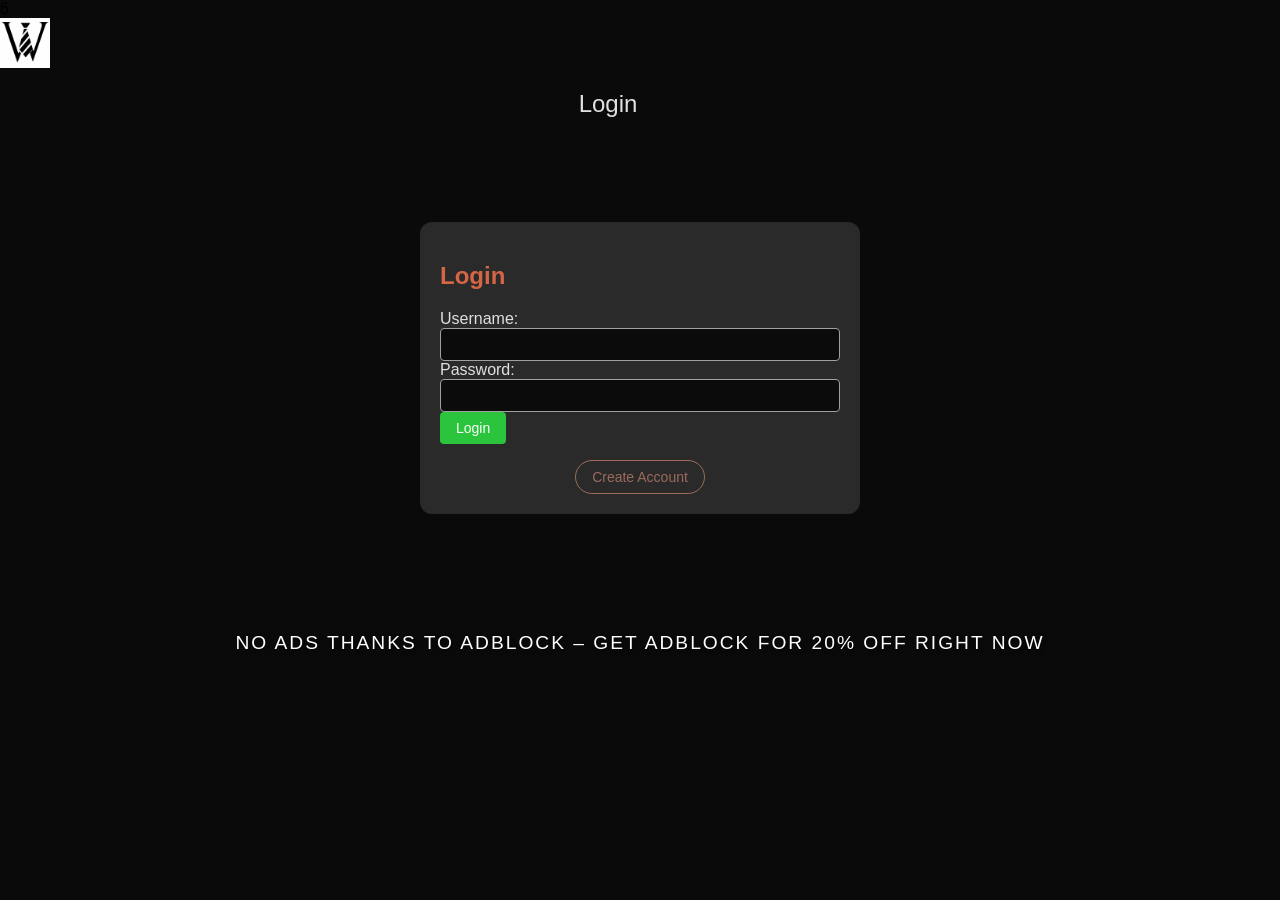
<file: frontend/index.html>
<!DOCTYPE html>6
<html lang="en">
<head>
    <meta charset="UTF-8">
    <meta name="viewport" content="width=device-width, initial-scale=1.0">
    <title>Wigell Car Rental</title>
    <link rel="stylesheet" href="style.css">
</head>
<body>
    <header>
        <div class="logo">
            <img src="img/KoncernLogga.png" alt="Wigell Logo">
        </div>
       <nav>
            <ul>
                <li><a href="#login" id="loginLink">Login</a></li>
                <li><a href="#me" id="meLink">Me</a></li>
                <li><a href="#cars" id="carsLink">Cars</a></li>
                <li id="adminMenu" style="display: none;">
                    <a href="#admin/cars">Admin Cars</a>
                    <a href="#admin/users">Admin Users</a>
                    <a href="#admin/bookings">Admin Bookings</a>
                </li>
            </ul>
        </nav>
    </header>

    <main id="app">
        <!-- Dynamic content will go here later -->
    </main>

    <footer>
        <p>No ads thanks to Adblock – get Adblock for 20% off right now</p>
    </footer>

    <script src="util.js"> </script>
    <script src="auth.js"> </script>
    <script src="register.js"></script>
    <script src="api.js"> </script>
    <script src="me.js"> </script>
    <script src="admin-cars.js"> </script> 
    <script src="admin-users.js"> </script> 
    <script src="admin-bookings.js"> </script> 
    <script src="booking.js"> </script> 
    <script src="booking-receipt.js"> </script> 
    <script src="cars.js"> </script>
    <script src="router.js"> </script>
</body>
</html>
</file>
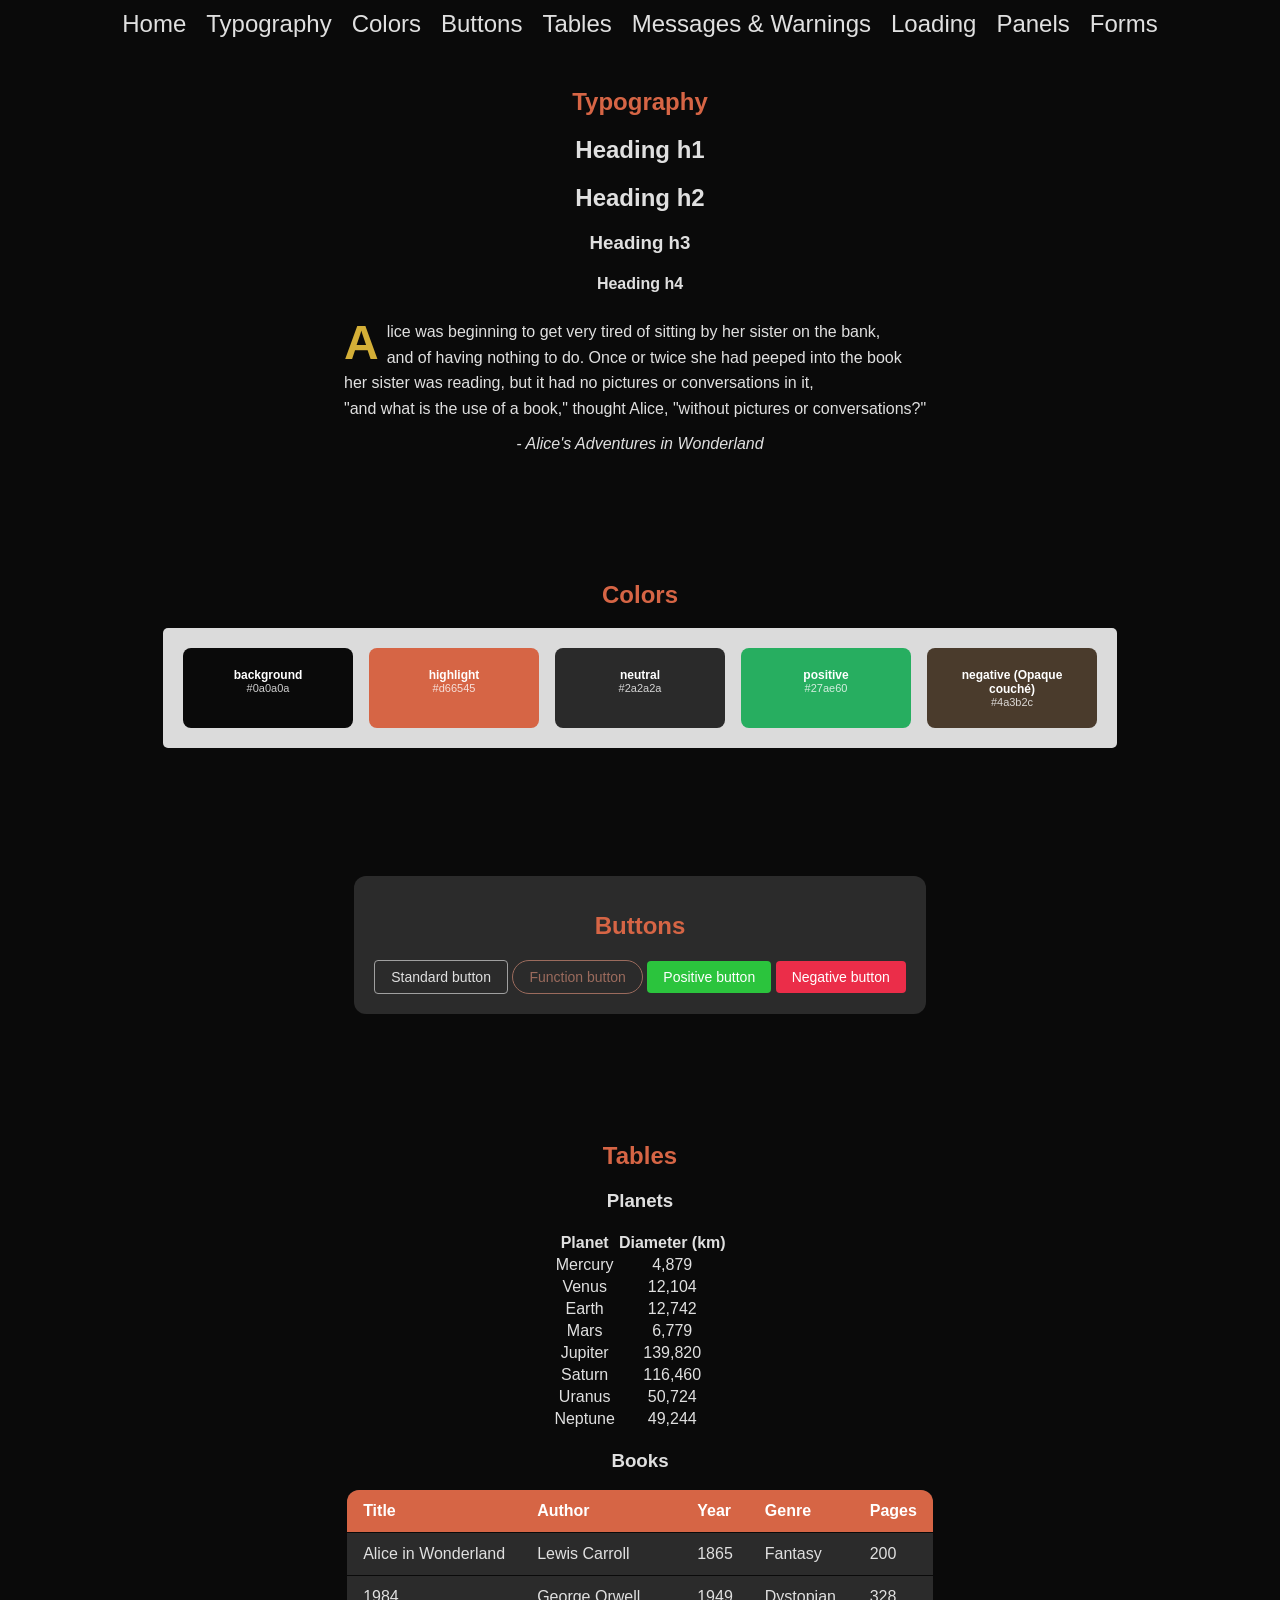
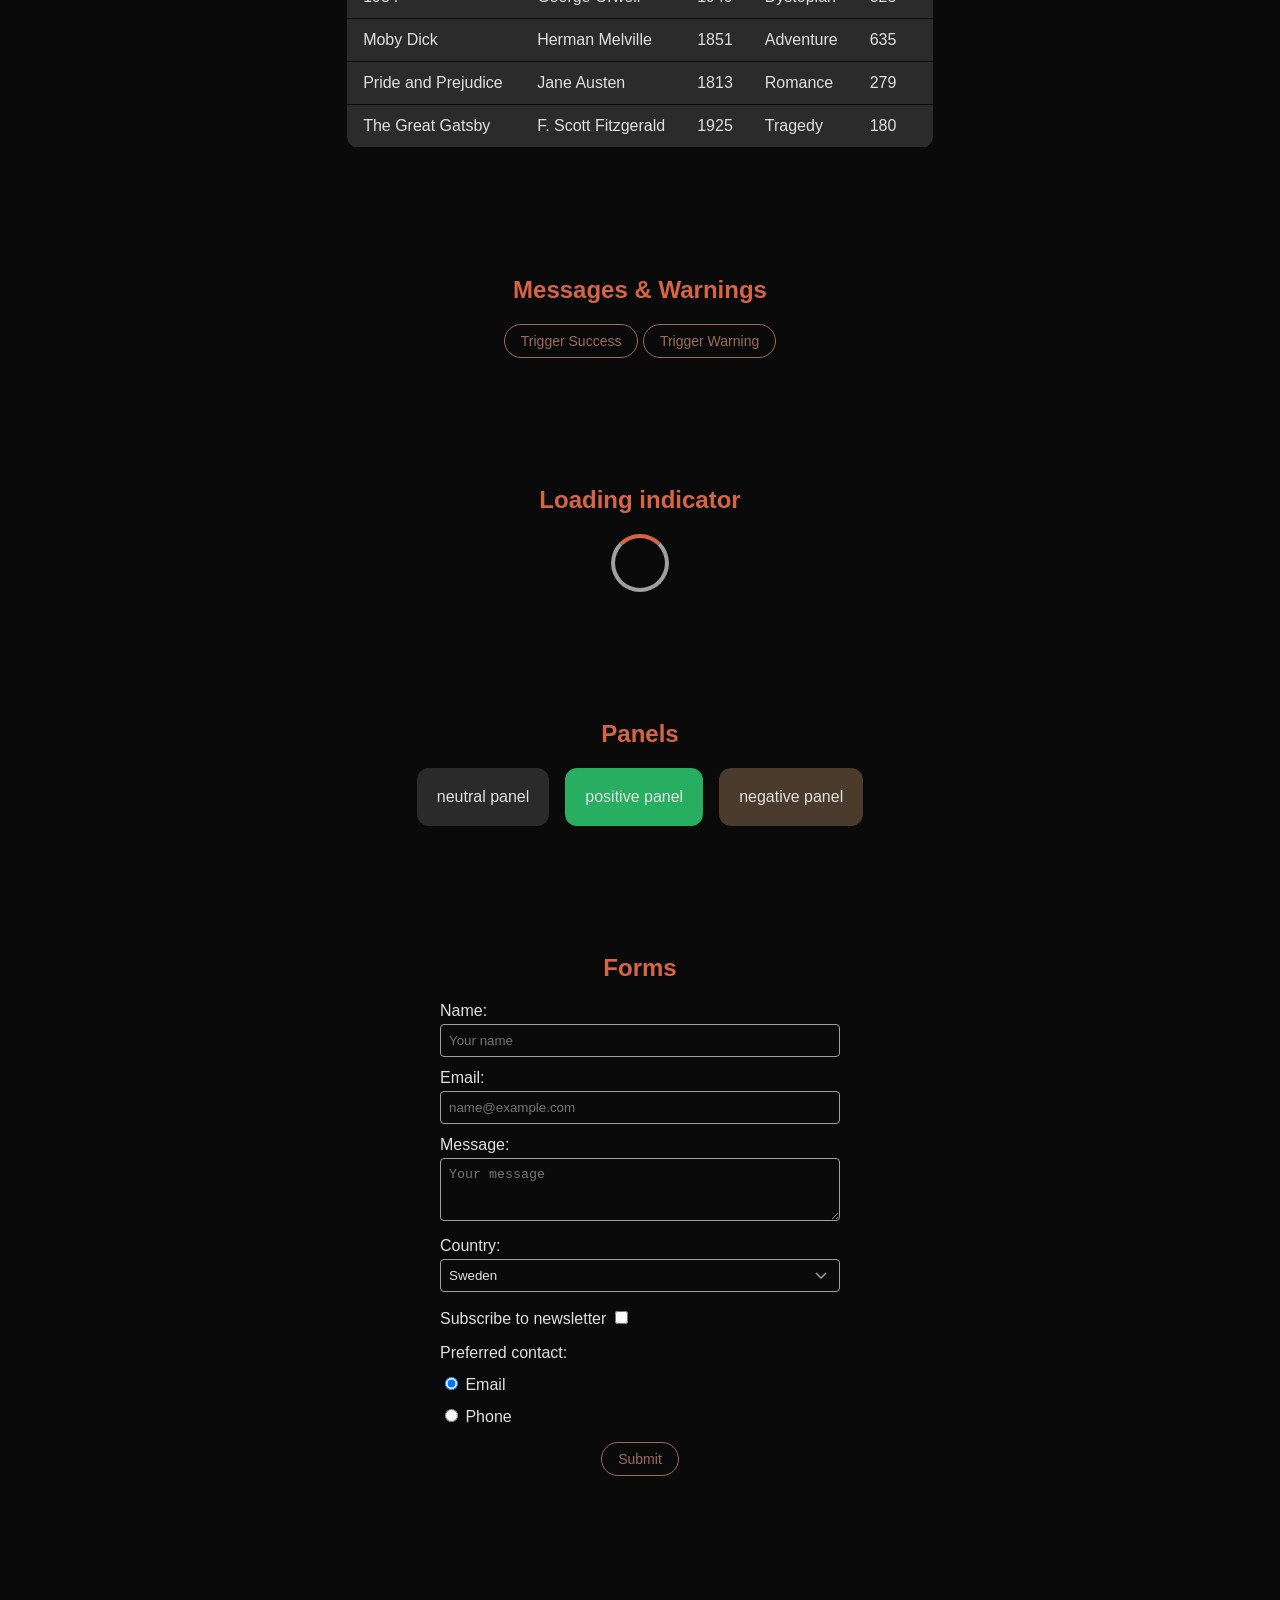
<file: styleguide/index.html>
<!DOCTYPE html>
<html lang="en">
<head>
    <meta charset="UTF-8">
    <meta name="viewport" content="width=device-width, initial-scale=1.0">
    <title>Style Guide - Wigell</title>
    <link rel="stylesheet" href="style.css">
</head>
<body>

    <nav>
        <ul>
            <li><a href="#">Home</a></li>
            <li><a href="#typography">Typography</a></li>
            <li><a href="#colors">Colors</a></li>
            <li><a href="#buttons">Buttons</a></li>
            <li><a href="#tables">Tables</a></li>
            <li><a href="#messages-warnings">Messages & Warnings</a></li>
            <li><a href="#loading">Loading</a></li>
            <li><a href="#panels">Panels</a></li>
            <li><a href="#forms">Forms</a></li>
        </ul>
    </nav>

    <main>
        <section id="typography">
            <h2 id="typography-h2" class="section-heading">Typography</h2>
            
            <div id="headings">
                <h1>Heading h1</h1>
                <h2>Heading h2</h2>
                <h3>Heading h3</h3>
                <h4>Heading h4</h4>
            </div>
            
            <div>
                <p class="alice-text">
                Alice was beginning to get very tired of sitting by her sister on the bank,<br>
                and of having nothing to do. Once or twice she had peeped into the book<br>
                her sister was reading, but it had no pictures or conversations in it,<br>
                "and what is the use of a book," thought Alice, "without pictures or conversations?"
                </p>

                <p class="book-title">- Alice's Adventures in Wonderland</p>
                </div>
        </section>

        <section id="colors">
            <h2 id="colors-h2" class="section-heading">Colors</h2>
            <div class="color-flex">
                <div class="color-box" style="background-color: #0a0a0a;">
                    <span class="color-name">background</span>
                    <span class="color-hex">#0a0a0a</span>
                </div>
               
                <div class="color-box" style="background-color: #d66545;">
                    <span class="color-name">highlight</span>
                    <span class="color-hex">#d66545</span>
                </div>

                <div class="color-box" style="background-color: #2a2a2a;">
                    <span class="color-name">neutral</span>
                    <span class="color-hex">#2a2a2a</span>
                </div>

                <div class="color-box" style="background-color: #27ae60;">
                    <span class="color-name">positive</span>
                    <span class="color-hex">#27ae60</span>
                </div>
                
                <div class="color-box" style="background-color: #4a3b2c;">
                    <span class="color-name">negative (Opaque couché)</span>
                    <span class="color-hex">#4a3b2c</span>
                </div>
            </div>
        </section>

        <section id="buttons">
            <div id="buttons-panel" class="panel-neutral">
                <h2 id="buttons-h2" class="section-heading">Buttons</h2>
                <div class="button-panel">
                    <button class="btn-standard">Standard button</button>
                    <button class="btn-function">Function button</button>
                    <button class="btn-positive">Positive button</button>
                    <button class="btn-negative">Negative button</button>
                </div>
            </div>
        </section>


       <section id="tables">
            <div id="tables-container">
                <h2 id="tables-h2" class="section-heading">Tables</h2>
                
                <h3>Planets</h3>
                <table id="table-smal">
                    <thead>
                        <tr><th>Planet</th><th>Diameter (km)</th></tr>
                    </thead>
                    <tbody>
                        <tr><td>Mercury</td><td>4,879</td></tr>
                        <tr><td>Venus</td><td>12,104</td></tr>
                        <tr><td>Earth</td><td>12,742</td></tr>
                        <tr><td>Mars</td><td>6,779</td></tr>
                        <tr><td>Jupiter</td><td>139,820</td></tr>
                        <tr><td>Saturn</td><td>116,460</td></tr>
                        <tr><td>Uranus</td><td>50,724</td></tr>
                        <tr><td>Neptune</td><td>49,244</td></tr>
                    </tbody>
                </table>

                <h3>Books</h3>
                <table class="cars-table">
                    <thead>
                        <tr><th>Title</th><th>Author</th><th>Year</th><th>Genre</th><th>Pages</th></tr>
                    </thead>
                    <tbody>
                        <tr><td>Alice in Wonderland</td><td>Lewis Carroll</td><td>1865</td><td>Fantasy</td><td>200</td></tr>
                        <tr><td>1984</td><td>George Orwell</td><td>1949</td><td>Dystopian</td><td>328</td></tr>
                        <tr><td>Moby Dick</td><td>Herman Melville</td><td>1851</td><td>Adventure</td><td>635</td></tr>
                        <tr><td>Pride and Prejudice</td><td>Jane Austen</td><td>1813</td><td>Romance</td><td>279</td></tr>
                        <tr><td>The Great Gatsby</td><td>F. Scott Fitzgerald</td><td>1925</td><td>Tragedy</td><td>180</td></tr>
                    </tbody>
                </table>
            </div>
        </section>

        <section id="messages-warnings">
            <h2 id="messages-warnings-h2" class="section-heading">Messages & Warnings</h2>
            <div id="message-area"></div>
            <div class="message-buttons">
                <button id="msg-success" class="btn-function">Trigger Success</button>
                <button id="msg-warning" class="btn-function">Trigger Warning</button>
            </div>
        </section>


        <section id="loading">
            <h2 id="loading-indicator-h2" class="section-heading">Loading indicator</h2>
            <div class="spinner"></div>
        </section>

        <section id="panels">
            <h2 id="panels-h2" class="section-heading">Panels</h2>

            <div id="panel-container">
                <div class="panel-neutral">
                    neutral panel
                </div>
                <div class="panel-positive">
                    positive panel
                </div>
                <div class="panel-negative">
                    negative panel
                </div>
            </div>

        </section>

        <section id="forms">
            <h2 id="forms-h2" class="section-heading">Forms</h2>
            <form id="demo-form">
                <label for="name">Name:</label>
                <input type="text" id="name" name="name" placeholder="Your name" class="input-field">

                <label for="email">Email:</label>
                <input type="email" id="email" name="email" placeholder="name@example.com" class="input-field">

                <label for="message">Message:</label>
                <textarea id="message" name="message" rows="3" placeholder="Your message" class="textarea-field"></textarea>

                <label for="country">Country:</label>
                <select id="country" name="country" class="select-field">
                    <option value="se">Sweden</option>
                    <option value="no">Norway</option>
                    <option value="dk">Denmark</option>
                </select>

                <div id="subscribe-checkbox"> 
                    <span id="subscribe-span">Subscribe to newsletter</span>
                    <input type="checkbox">
                </div>

                <div id="preferred-contact">
                    <span id="preferred-contact-span">Preferred contact:</span>
                    <label><input type="radio" name="contact" value="email" checked> Email</label>
                    <label><input type="radio" name="contact" value="phone"> Phone</label>
                </div>
                
                <button type="button" class="btn-function" id="submit-form">Submit</button>
            </form>
        </section>
    </main>

    <script src="index.js"></script>
       
</body>
</html>
</file>
<file: frontend/style.css>
.logo img {
    height: 50px;  
    width: auto;
    display: block;
}


:root {
    --bg-darkest: #0a0a0a;
    --text-light: #e0e0e0;
    --text-gray: #a0a0a0;
    --text-dark: #0b0b0b;
    --highlight: #d66545;
    --warning: #e74c3c;
    --positive: #27ae60;
    --neutral: #2b2b2b;
    --negative: #4a3b2c;
}

body {
    font-family: sans-serif;
    background-color: var(--bg-darkest);
    margin: 0;
    padding: 0;
}

main {
    text-align: center;
    margin-top: 0;
    padding-top: 20px;
}

section {
    margin-bottom: 8rem;
}

nav {
    position: sticky;
    top: 0;
    background-color: var(--bg-darkest);
    z-index: 1000;
    padding: 10px 0;
    font-size: 24px;
}

nav ul {
    list-style: none;
    display: flex;
    justify-content: center;
    gap: 2rem;
    margin: 0;
    padding: 0;
}

nav ul li a {
    color: var(--text-light);
    text-decoration: none;
    font-size: 1.5rem;
    padding: 0.5rem 0.75rem;
    display: inline-block;
    line-height: 1.5;
}

#app {
    color: var(--text-light);
    padding: 2rem;
}

input[type="date"] {
    color: var(--text-light);
    background-color: var(--bg-darkest);
    border: 1px solid var(--text-gray);
    padding: 8px;
    border-radius: 4px;
}

input[type="date"]::-webkit-calendar-picker-indicator {
    filter: invert(1);
    cursor: pointer;
}


.section-heading {
    color: var(--highlight);
    text-align: center;
}

.headings {
    color: var(--text-light);
}

.alice-text {
    max-width: 37rem;
    line-height: 1.6;
    font-size: 16px;
    text-align: left;
    margin: 0 auto;
    padding: 5px;
    color: var(--text-light);
}

.alice-text::first-letter {
    font-size: 48px;
    font-weight: bold;
    float: left;
    line-height: 1;
    color: #d4af37;
    margin-right: 8px;
}

.book-title {
    text-align: center;
    font-style: italic;
    margin-top: 8px;
    color: var(--text-light);
}

.color-flex {
    display: flex;
    flex-wrap: wrap;
    gap: 16px;
    justify-content: center;
    background-color: #dbdbdb;
    padding: 20px;
    border-radius: 5px;
    width: fit-content;
    margin: 0 auto;
}

.color-box {
    width: 150px;
    padding: 20px 10px;
    border-radius: 8px;
    color: white;
    text-align: center;
}

.color-name {
    display: block;
    font-weight: bold;
    font-size: 12px;
}

.color-hex {
    display: block;
    font-size: 11px;
    opacity: 0.8;
}

.buttons-panel {
    padding-top: 1rem;
    width: fit-content;
    margin: 0 auto;
    background-color: var(--neutral);
}

button {
    padding: 8px 16px;
    font-size: 14px;
    cursor: pointer;
    border: none;
    border-radius: 4px;
}

.btn-standard {
    background-color: var(--bg-dark);
    color: var(--text-light);
    border: 1px solid var(--text-gray);
}

.btn-function {
    background-color: transparent;
    color: #9b6b5d;
    border: 1px solid #9b6b5d;
    border-radius: 20px;
}

.btn-positive {
    background-color: #2bc43d;
    color: white;
}

.btn-negative {
    background-color: #eb2d49;
    color: white;
}

.tables-container {
    color: var(--text-light);
    margin: 0 auto;
    width: fit-content;
}

.table-smal, .table-wide {
    margin-left: auto;
    margin-right: auto;
}

.message {
    padding: 12px 20px;
    border-radius: 8px;
    color: white;
    width: fit-content;
    margin: 0 auto 10px auto;
    animation: fadeOut 3s forwards;
}

.message-success {
    background-color: var(--positive);
}

.message-warning {
    background-color: var(--highlight);
}

@keyframes fadeOut {
    0% { opacity: 1; }
    70% { opacity: 1; }
    100% { opacity: 0; visibility: hidden; }
}

.spinner {
    width: 50px;
    height: 50px;
    border: 4px solid var(--text-gray);
    border-top: 4px solid var(--highlight);
    animation: spin 1s linear infinite;
    margin: 20px auto;
    border-radius: 50%;
}

@keyframes spin {
    0% { transform: rotate(0deg); }
    100% { transform: rotate(360deg); }
}

.panel-container {
    display: flex;
    flex-direction: row;
    justify-content: center;
    gap: 1rem;
}

.panel-neutral {
    display: inline-block;
    text-align: left;
    background-color: #2a2a2a;
    color: var(--text-light);
    padding: 20px;
    border-radius: 12px;
}

.panel-positive {
    background-color: var(--positive);
    color: var(--text-light);
    padding: 20px;
    border-radius: 12px;
}

.panel-negative {
    background-color: var(--negative);
    color: var(--text-light);
    padding: 20px;
    border-radius: 12px;
}

.demo-form {
    max-width: 400px;
    margin: 0 auto;
    text-align: left;
}

.demo-form label {
    display: block;
    margin-top: 12px;
    margin-bottom: 4px;
    color: var(--text-light);
}

.input-field, .select-field, .textarea-field {
    width: 100%;
    padding: 8px;
    border-radius: 4px;
    border: 1px solid var(--text-gray);
    background-color: var(--text-dark);
    color: var(--bg-dark);
    box-sizing: border-box;
}

.subscribe-checkbox {
    margin-top: 1rem;
    color: var(--text-light);
}

.preferred-contact {
    margin-top: 1rem;
}

.preferred-contact-span {
    color: var(--text-light);
}

.submit-form {
    display: block;
    margin: 16px auto 0 auto;
}

footer {
    text-align: center;
    padding: 1rem;
    color: var(--text-light);
    border-top: 1px solid var(--bg-darkest);
}



footer p {
    font-size: 1.2rem;
    color: white;
    text-transform: uppercase;
    letter-spacing: 2px;
    text-shadow: 2px 2px 4px rgba(0,0,0,0.5);
}

.booking-car-image {
    width: 100%;
    max-width: 600px;
    height: auto;
    display: block;
    margin: 1rem auto;
    border-radius: 8px;
    object-fit: cover;
}

@media (max-width: 768px) {
    .booking-car-image {
        max-width: 90%;
    }
}

.cars-table {
    width: 100%;
    border-collapse: collapse;
    background-color: var(--neutral);
    border-radius: 12px;
    overflow: hidden;
    box-shadow: 0 2px 8px rgba(0,0,0,0.2);
}

.cars-table th,
.cars-table td {
    padding: 12px 16px;
    text-align: left;
    border-bottom: 1px solid var(--bg-darkest);
}

.cars-table th {
    background-color: var(--highlight);
    color: white;
    font-weight: 600;
}

.cars-table tr:last-child td {
    border-bottom: none;
}

.cars-table tr:hover td {
    background-color: var(--bg-darkest);
}

.cars-table img {
    border-radius: 8px;
}


.page-header {
    text-align: center;
    margin-bottom: 2rem;
}

.page-header h2 {
    color: var(--highlight);
    margin: 0;
}

.page-header .controls {
    display: flex;
    justify-content: center;
    align-items: center;
    gap: 1rem;
    flex-wrap: wrap;
    margin-top: 1rem;
}

.admin-list {
    max-width: 800px;
    margin: 0 auto;
}

.admin-list .panel-neutral {
    margin-bottom: 1rem;
    padding: 1rem;
    display: flex;
    gap: 1rem;
    align-items: center;
}

.admin-list .panel-neutral .info {
    flex: 1;
}
</file>
<file: styleguide/style.css>
:root {
    --bg-darkest: #0a0a0a;
    --text-light: #e0e0e0;
    --text-gray: #a0a0a0;
    --text-dark: #0b0b0b;
    --highlight: #d66545;
    --warning: #e74c3c;
    --positive: #27ae60;
    --neutral: #2b2b2b;
    --negative: #4a3b2c;
}

body {
    font-family: sans-serif;
    background-color: var(--bg-darkest);
    margin: 0;
    padding: 0;
}

main {
    text-align: center;
    margin-top: 0;
    padding-top: 20px;
}

section {
    margin-bottom: 8rem;
}

nav {
    position: sticky;
    top: 0;
    background-color: var(--bg-darkest);
    z-index: 1000;
    padding: 10px 0;
    font-size: 24px;
}

nav ul {
    list-style: none;
    display: flex;
    justify-content: center;
    gap: 20px;
    margin: 0;
    padding: 0;
}

nav a {
    color: var(--text-light);
    text-decoration: none;
}

.section-heading {
    color: var(--highlight);
    text-align: center;
}

#headings {
    color: var(--text-light);
}

.alice-text {
    max-width: 37rem;
    line-height: 1.6;
    font-size: 16px;
    text-align: left;
    margin: 0 auto;
    padding: 5px;
    color: var(--text-light);
}

.alice-text::first-letter {
    font-size: 48px;
    font-weight: bold;
    float: left;
    line-height: 1;
    color: #d4af37;
    margin-right: 8px;
}

.book-title {
    text-align: center;
    font-style: italic;
    margin-top: 8px;
    color: var(--text-light);
}

.color-flex {
    display: flex;
    flex-wrap: wrap;
    gap: 16px;
    justify-content: center;
    background-color: #dbdbdb;
    padding: 20px;
    border-radius: 5px;
    width: fit-content;
    margin: 0 auto;
}

.color-box {
    width: 150px;
    padding: 20px 10px;
    border-radius: 8px;
    color: white;
    text-align: center;
}

.color-name {
    display: block;
    font-weight: bold;
    font-size: 12px;
}

.color-hex {
    display: block;
    font-size: 11px;
    opacity: 0.8;
}

#buttons-panel {
    padding-top: 1rem;
    width: fit-content;
    margin: 0 auto;
    background-color: var(--neutral);
}

button {
    padding: 8px 16px;
    font-size: 14px;
    cursor: pointer;
    border: none;
    border-radius: 4px;
}

.btn-standard {
    background-color: var(--bg-dark);
    color: var(--text-light);
    border: 1px solid var(--text-gray);
}

.btn-function {
    background-color: transparent;
    color: #9b6b5d;
    border: 1px solid #9b6b5d;
    border-radius: 20px;
}

.btn-positive {
    background-color: #2bc43d;
    color: white;
}

.btn-negative {
    background-color: #eb2d49;
    color: white;
}

#tables-container {
    color: var(--text-light);
    margin: 0 auto;
    width: fit-content;
}

#table-smal {
    margin-left: auto;
    margin-right: auto;
}

.cars-table {
    width: 100%;
    border-collapse: collapse;
    background-color: var(--neutral);
    border-radius: 12px;
    overflow: hidden;
}

.cars-table th,
.cars-table td {
    padding: 12px 16px;
    text-align: left;
    border-bottom: 1px solid var(--bg-darkest);
}

.cars-table th {
    background-color: var(--highlight);
    color: white;
}

.cars-table tr:hover td {
    background-color: var(--bg-darkest);
}

.message {
    padding: 12px 20px;
    border-radius: 8px;
    color: white;
    width: fit-content;
    margin: 0 auto 10px auto;
    animation: fadeOut 3s forwards;
}

.message-success {
    background-color: var(--positive);
}

.message-warning {
    background-color: var(--highlight);
}

@keyframes fadeOut {
    0% { opacity: 1; }
    70% { opacity: 1; }
    100% { opacity: 0; visibility: hidden; }
}

.spinner {
    width: 50px;
    height: 50px;
    border: 4px solid var(--text-gray);
    border-top: 4px solid var(--highlight);
    animation: spin 1s linear infinite;
    margin: 20px auto;
    border-radius: 50%;
}

@keyframes spin {
    0% { transform: rotate(0deg); }
    100% { transform: rotate(360deg); }
}

#panel-container {
    display: flex;
    flex-direction: row;
    justify-content: center;
    gap: 1rem;
}

.panel-neutral {
    display: inline-block;
    text-align: left;
    background-color: #2a2a2a;
    color: var(--text-light);
    padding: 20px;
    border-radius: 12px;
}

.panel-positive {
    background-color: var(--positive);
    color: var(--text-light);
    padding: 20px;
    border-radius: 12px;
}

.panel-negative {
    background-color: var(--negative);
    color: var(--text-light);
    padding: 20px;
    border-radius: 12px;
}

#demo-form {
    max-width: 400px;
    margin: 0 auto;
    text-align: left;
}

#demo-form label {
    display: block;
    margin-top: 12px;
    margin-bottom: 4px;
    color: var(--text-light);
}

.input-field, .select-field, .textarea-field {
    width: 100%;
    padding: 8px;
    border-radius: 4px;
    border: 1px solid var(--text-gray);
    background-color: var(--bg-dark);
    color: var(--text-dark);
    box-sizing: border-box;
}

.select-field {
    width: 100%;
    padding: 8px;
    border-radius: 4px;
    border: 1px solid var(--text-gray);
    background-color: var(--bg-dark);
    color: var(--text-light);
    box-sizing: border-box;
    appearance: none;
    -webkit-appearance: none;
    background-image: url("data:image/svg+xml,%3Csvg xmlns='http://www.w3.org/2000/svg' width='12' height='8' viewBox='0 0 12 8'%3E%3Cpath d='M1 1l5 5 5-5' stroke='%23a0a0a0' stroke-width='1.5' fill='none'/%3E%3C/svg%3E");
    background-repeat: no-repeat;
    background-position: right 12px center;
    cursor: pointer;
}

.select-field option {
    background-color: var(--bg-darkest);
    color: var(--text-light);
}

#subscribe-checkbox {
    margin-top: 1rem;
    color: var(--text-light);
}

#preferred-contact {
    margin-top: 1rem;
}

#preferred-contact-span {
    color: var(--text-light);
}

#submit-form {
    display: block;
    margin: 16px auto 0 auto;
}
</file>
